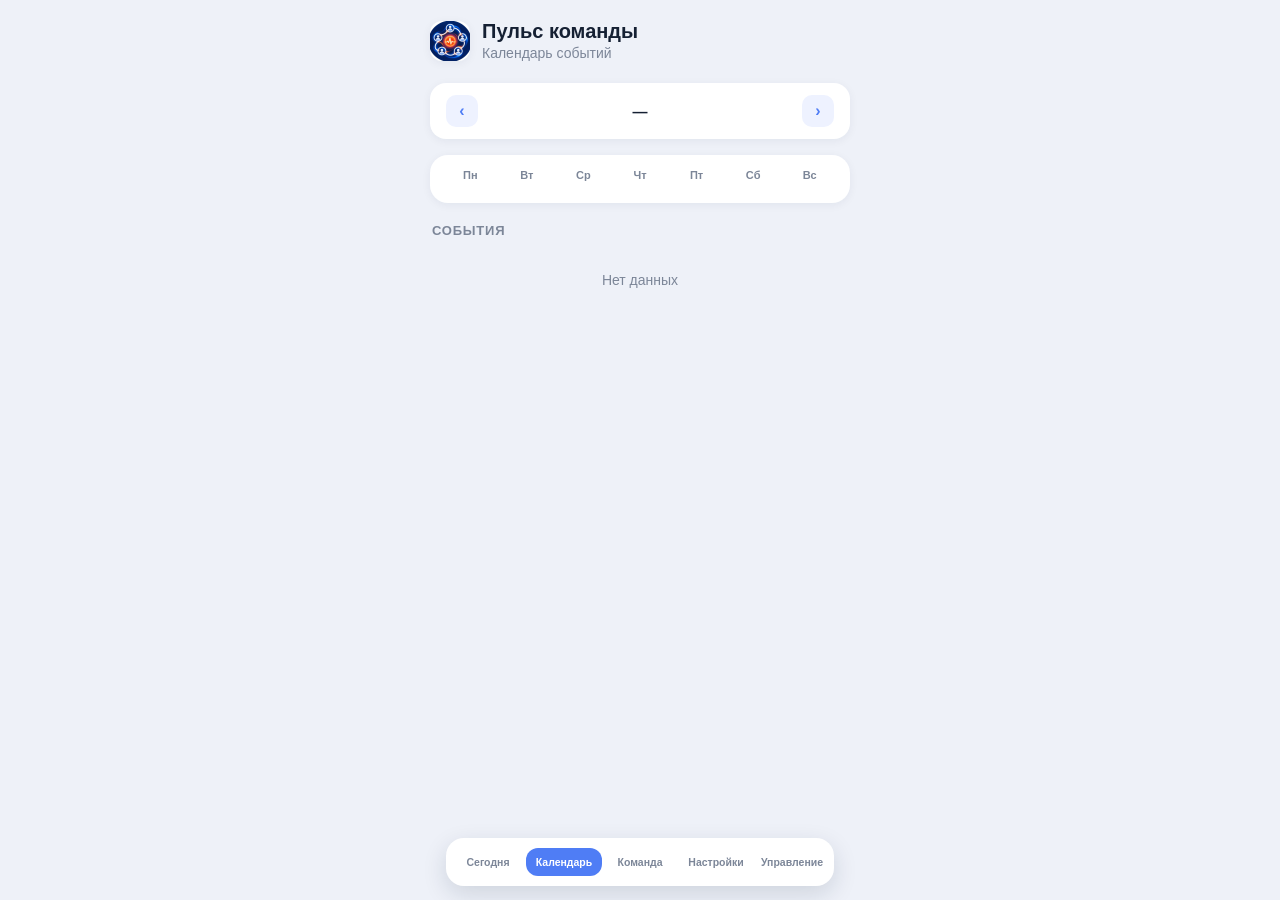
<file: v2/calendar.html>
<!doctype html>
<html lang="ru">
<head>
<meta charset="utf-8"/>
<meta name="viewport" content="width=device-width, initial-scale=1"/>
<title>Пульс команды — Календарь</title>
<script src="https://telegram.org/js/telegram-web-app.js"></script>
<style>
  :root{
    --blue:#4f7df5;
    --blue-soft:#eef2ff;
    --background:#eef1f8;
    --card:#ffffff;
    --foreground:#152033;
    --muted-foreground:#7c8698;
    --navy:#10243e;
    --mint:#3f9d81;
    --mint-soft:#e6f6f0;
    --coral:#e35f3f;
    --coral-soft:#fde9e2;
    --violet:#7c5fc4;
    --violet-soft:#efe9fb;
    --amber:#b9791b;
    --amber-soft:#fcefd7;
    --shadow: 0 2px 10px rgba(16,36,62,.06);
  }
  *{box-sizing:border-box;}
  body{
    margin:0;
    font-family:-apple-system,BlinkMacSystemFont,"Segoe UI",Roboto,sans-serif;
    background:var(--background);
    color:var(--foreground);
    padding:20px 16px 90px;
    -webkit-font-smoothing:antialiased;
  }
  .wrap{max-width:420px;margin:0 auto;}
  header{display:flex;align-items:center;gap:12px;margin-bottom:22px;}
  .logo{
    width:40px;height:40px;border-radius:12px;overflow:hidden;flex:0 0 auto;
    box-shadow:var(--shadow);
  }
  .logo img{width:100%;height:100%;object-fit:cover;display:block;}
  header h1{font-size:20px;margin:0;font-weight:700;}
  header small{color:var(--muted-foreground);display:block;font-size:14px;margin-top:2px;}

  .month-switch{
    display:flex;align-items:center;justify-content:space-between;
    background:var(--card);border-radius:16px;padding:12px 16px;margin-bottom:16px;
    box-shadow:var(--shadow);
  }
  .month-switch button{
    border:none;background:var(--blue-soft);color:var(--blue);width:32px;height:32px;
    border-radius:10px;font-size:16px;font-weight:700;cursor:pointer;
  }
  .month-switch .label{font-weight:700;font-size:15px;text-transform:capitalize;}

  .grid-card{
    background:var(--card);border-radius:18px;padding:14px;margin-bottom:20px;
    box-shadow:var(--shadow);
  }
  .weekdays, .days{
    display:grid;grid-template-columns:repeat(7,1fr);gap:4px;text-align:center;
  }
  .weekdays div{font-size:11px;font-weight:700;color:var(--muted-foreground);padding-bottom:8px;}
  .days .cell{
    position:relative;height:40px;display:flex;align-items:center;justify-content:center;
    font-size:14px;border-radius:10px;cursor:pointer;
  }
  .days .cell.muted{color:#c4cbd8;}
  .days .cell.today{background:linear-gradient(135deg,#5b86ff,#2f49c9);color:#fff;font-weight:700;}
  .days .cell.selected:not(.today){background:var(--blue-soft);color:var(--blue);font-weight:700;}
  .days .cell .dot{
    position:absolute;bottom:5px;left:50%;transform:translateX(-50%);
    width:5px;height:5px;border-radius:50%;background:var(--blue);
  }
  .days .cell.today .dot{background:#fff;}

  .section-title{
    font-size:13px;font-weight:700;color:var(--muted-foreground);
    margin:0 2px 14px;text-transform:uppercase;letter-spacing:.06em;
  }

  .card-wrap{
    background:var(--card);border-radius:18px;margin-bottom:14px;box-shadow:var(--shadow);overflow:hidden;
  }
  .card{
    padding:16px;display:flex;gap:14px;align-items:center;cursor:pointer;
  }
  .details{display:none;padding:0 16px 16px;border-top:1px solid #f0f2f7;}
  .details.open{display:block;padding-top:14px;}
  .details img{width:100%;border-radius:12px;margin-bottom:12px;}
  .details .row{font-size:14px;margin-bottom:8px;color:var(--foreground);white-space:pre-line;line-height:1.5;}
  .details .row.desc{font-size:16px;line-height:1.6;margin-bottom:12px;}
  .details .row b{color:var(--muted-foreground);font-weight:600;}
  .details a{color:var(--blue);word-break:break-all;}
  .badge{
    width:50px;height:50px;border-radius:14px;flex:0 0 auto;
    display:flex;align-items:center;justify-content:center;font-size:22px;
  }
  .b-club{background:var(--blue-soft);color:var(--blue);}
  .b-study{background:var(--mint-soft);color:var(--mint);}
  .b-live{background:var(--coral-soft);color:var(--coral);}
  .b-default{background:var(--violet-soft);color:var(--violet);}
  .b-event{background:var(--amber-soft);color:var(--amber);}

  .card .info{flex:1;min-width:0;}
  .card .title{
    font-weight:800;font-size:15px;line-height:1.3;
    text-transform:uppercase;letter-spacing:.02em;
    overflow-wrap:anywhere;
  }
  .card .meta{font-size:13px;color:var(--muted-foreground);margin-top:4px;}
  .card .cat-pill{
    display:inline-block;font-size:12px;font-weight:700;padding:3px 10px;
    border-radius:20px;margin-top:7px;
  }
  .cat-club{background:var(--blue-soft);color:var(--blue);}
  .cat-study{background:var(--mint-soft);color:var(--mint);}
  .cat-live{background:var(--coral-soft);color:var(--coral);}
  .cat-default{background:var(--violet-soft);color:var(--violet);}
  .cat-event{background:var(--amber-soft);color:var(--amber);}

  .empty{color:var(--muted-foreground);font-size:14px;padding:20px 4px;text-align:center;}

  nav{
    position:fixed;bottom:14px;left:16px;right:16px;
    background:#fff;border-radius:18px;
    display:flex;justify-content:space-around;padding:10px 4px;
    max-width:388px;margin:0 auto;
    box-shadow:0 8px 24px rgba(16,36,62,.14);
  }
  nav a{
    font-size:10.5px;font-weight:600;color:var(--muted-foreground);text-align:center;
    padding:8px 3px;border-radius:12px;flex:1;text-decoration:none;
  }
  nav a.active{color:#fff;background:var(--blue);}
</style>
</head>
<body>
<div class="wrap">
  <header>
    <div class="logo"><img src="logo.jpg" alt="Пульс команды"></div>
    <div>
      <h1>Пульс команды</h1>
      <small>Календарь событий</small>
    </div>
  </header>

  <div class="month-switch">
    <button id="prev">‹</button>
    <div class="label" id="month-label">—</div>
    <button id="next">›</button>
  </div>

  <div class="grid-card">
    <div class="weekdays">
      <div>Пн</div><div>Вт</div><div>Ср</div><div>Чт</div><div>Пт</div><div>Сб</div><div>Вс</div>
    </div>
    <div class="days" id="days"></div>
  </div>

  <div class="section-title" id="list-title">События</div>
  <div id="list"></div>
</div>

<nav>
  <a href="today.html">Сегодня</a>
  <a href="calendar.html" class="active">Календарь</a>
  <a href="team.html">Команда</a>
  <a href="settings.html">Настройки</a>
  <a href="manage.html">Управление</a>
</nav>

<script>
const CATEGORY_ICON = {
  'клуб 100': {cls:'b-club', cat:'cat-club', icon:'💯'},
  'обучение': {cls:'b-study', cat:'cat-study', icon:'🎓'},
  'эфир/марафон': {cls:'b-live', cat:'cat-live', icon:'🔴'},
  'планёрка': {cls:'b-default', cat:'cat-default', icon:'🗓'},
  'акция': {cls:'b-default', cat:'cat-default', icon:'🎉'},
  'дедлайн': {cls:'b-default', cat:'cat-default', icon:'⏰'},
  'мероприятие': {cls:'b-event', cat:'cat-event', icon:'🌍'},
  'клиентское мероприятие': {cls:'b-event', cat:'cat-event', icon:'🤝'},
};
const MONTHS = ['января','февраля','марта','апреля','мая','июня','июля','августа','сентября','октября','ноября','декабря'];
const MONTH_NAMES = ['январь','февраль','март','апрель','май','июнь','июль','август','сентябрь','октябрь','ноябрь','декабрь'];

function fmtDate(dtStr){
  const [datePart, timePart] = dtStr.split(' ');
  const [y,m,d] = datePart.split('-');
  return `${parseInt(d)} ${MONTHS[parseInt(m)-1]} · ${timePart}`;
}

function metaLine(ev){
  const [datePart] = ev.event_dt.split(' ');
  const [y,m,d] = datePart.split('-');
  const end = ev.event_end ? ev.event_end.slice(0,10) : '';
  if(end && end !== datePart){
    const [ey,em,ed] = end.split('-');
    const tail = ev.category === 'мероприятие' ? ' · весь день' : '';
    return `${parseInt(d)} ${MONTHS[parseInt(m)-1]} – ${parseInt(ed)} ${MONTHS[parseInt(em)-1]}${tail}`;
  }
  if(ev.category === 'мероприятие'){
    return `${parseInt(d)} ${MONTHS[parseInt(m)-1]} · весь день`;
  }
  return fmtDate(ev.event_dt);
}

function escapeHtml(s){
  return s.replace(/&/g,'&amp;').replace(/</g,'&lt;').replace(/>/g,'&gt;');
}
function formatText(s){
  return escapeHtml(s).replace(/\*\*(.+?)\*\*/g, '<b>$1</b>');
}

let events = [];
let view = new Date();
view.setDate(1);
let selectedKey = null;

function dateKey(y,m,d){
  return `${y}-${String(m+1).padStart(2,'0')}-${String(d).padStart(2,'0')}`;
}

function render(){
  const y = view.getFullYear(), m = view.getMonth();
  document.getElementById('month-label').textContent = `${MONTH_NAMES[m]} ${y}`;

  const eventsByDay = {};
  events.forEach(ev => {
    const start = ev.event_dt.split(' ')[0];
    const end = ev.event_end ? ev.event_end.slice(0,10) : start;
    const cur = new Date(start + 'T00:00:00');
    const last = new Date((end >= start ? end : start) + 'T00:00:00');
    let guard = 0;
    while(cur <= last && guard < 120){
      const key = cur.toISOString().slice(0,10);
      (eventsByDay[key] = eventsByDay[key] || []).push(ev);
      cur.setDate(cur.getDate() + 1);
      guard++;
    }
  });

  const first = new Date(y, m, 1);
  const startOffset = (first.getDay() + 6) % 7; // Monday = 0
  const daysInMonth = new Date(y, m+1, 0).getDate();
  const todayKey = new Date().toISOString().slice(0,10);

  const daysEl = document.getElementById('days');
  daysEl.innerHTML = '';
  for(let i=0;i<startOffset;i++){
    daysEl.innerHTML += '<div class="cell muted"></div>';
  }
  for(let d=1; d<=daysInMonth; d++){
    const key = dateKey(y,m,d);
    const has = !!eventsByDay[key];
    const isToday = key === todayKey;
    const isSelected = key === selectedKey;
    const cls = ['cell'];
    if(isToday) cls.push('today');
    if(isSelected) cls.push('selected');
    daysEl.innerHTML += `<div class="${cls.join(' ')}" data-key="${key}">${d}${has?'<span class="dot"></span>':''}</div>`;
  }

  document.querySelectorAll('.days .cell[data-key]').forEach(cell => {
    cell.addEventListener('click', () => {
      selectedKey = cell.dataset.key === selectedKey ? null : cell.dataset.key;
      render();
    });
  });

  const list = document.getElementById('list');
  const title = document.getElementById('list-title');
  let shown;
  if(selectedKey){
    shown = eventsByDay[selectedKey] || [];
    title.textContent = 'События в этот день';
  } else {
    const ym = `${y}-${String(m+1).padStart(2,'0')}`;
    shown = events.filter(ev =>
      ev.event_dt.slice(0,7) === ym ||
      (ev.event_end && ev.event_end.slice(0,7) === ym) ||
      (ev.event_end && ev.event_dt.slice(0,7) < ym && ev.event_end.slice(0,7) > ym)
    );
    title.textContent = 'Все события месяца';
  }

  list.innerHTML = '';
  if(!shown.length){
    list.innerHTML = '<div class="empty">Событий не найдено</div>';
    return;
  }
  shown.forEach(ev => {
    const meta = CATEGORY_ICON[ev.category] || CATEGORY_ICON['планёрка'];
    const wrap = document.createElement('div');
    wrap.className = 'card-wrap';
    const badgeHtml = ev.image_url
      ? `<div class="badge ${meta.cls}" style="position:relative;overflow:hidden;padding:0;">
           <span>${meta.icon}</span>
           <img src="${ev.image_url}" style="position:absolute;inset:0;width:100%;height:100%;object-fit:cover;" onerror="this.remove()">
         </div>`
      : `<div class="badge ${meta.cls}">${meta.icon}</div>`;
    const detailRows = [];
    if(ev.description) detailRows.push(`<div class="row desc"><b>Описание:</b><br>${formatText(ev.description)}</div>`);
    if(ev.link) detailRows.push(`<div class="row"><b>Ссылка:</b> <a href="${ev.link}" target="_blank">${ev.link}</a></div>`);
    if(ev.responsible) detailRows.push(`<div class="row"><b>Ответственный:</b> ${ev.responsible}</div>`);
    detailRows.push(`<div class="row"><b>Группа:</b> ${ev.group_name === 'all' ? 'все' : ev.group_name}</div>`);
    wrap.innerHTML = `
      <div class="card">
        ${badgeHtml}
        <div class="info">
          <div class="title">${ev.title}</div>
          <div class="meta">${metaLine(ev)}</div>
          <span class="cat-pill ${meta.cat}">${ev.category || ''}</span>
        </div>
      </div>
      <div class="details">
        ${ev.image_url ? `<img src="${ev.image_url}" onerror="this.remove()">` : ''}
        ${detailRows.join('')}
      </div>
    `;
    wrap.querySelector('.card').addEventListener('click', () => {
      wrap.querySelector('.details').classList.toggle('open');
    });
    list.appendChild(wrap);
  });
}

document.getElementById('prev').addEventListener('click', () => {
  view.setMonth(view.getMonth()-1);
  selectedKey = null;
  render();
});
document.getElementById('next').addEventListener('click', () => {
  view.setMonth(view.getMonth()+1);
  selectedKey = null;
  render();
});

const tg = window.Telegram && window.Telegram.WebApp;
const initData = (tg && tg.initData) || localStorage.getItem('tg_init_data') || '';
const qsParam = initData ? '?initData=' + encodeURIComponent(initData) : '';
const API = 'https://pulskomandy.duckdns.org';

// Показываем только актуальное — текущие и будущие события.
// Прошедшие в календарь не тянем, а старые записи чистит cleanup.py по крону.
fetch(`${API}/api/events${qsParam}`, {cache:'no-store'})
  .then(r => r.json())
  .then(list => {
    events = (list || []).sort((a, b) =>
      a.event_dt < b.event_dt ? -1 : a.event_dt > b.event_dt ? 1 : 0
    );
    render();
  })
  .catch(() => { document.getElementById('list').innerHTML = '<div class="empty">Нет данных</div>'; });
</script>
</body>
</html>
</file>
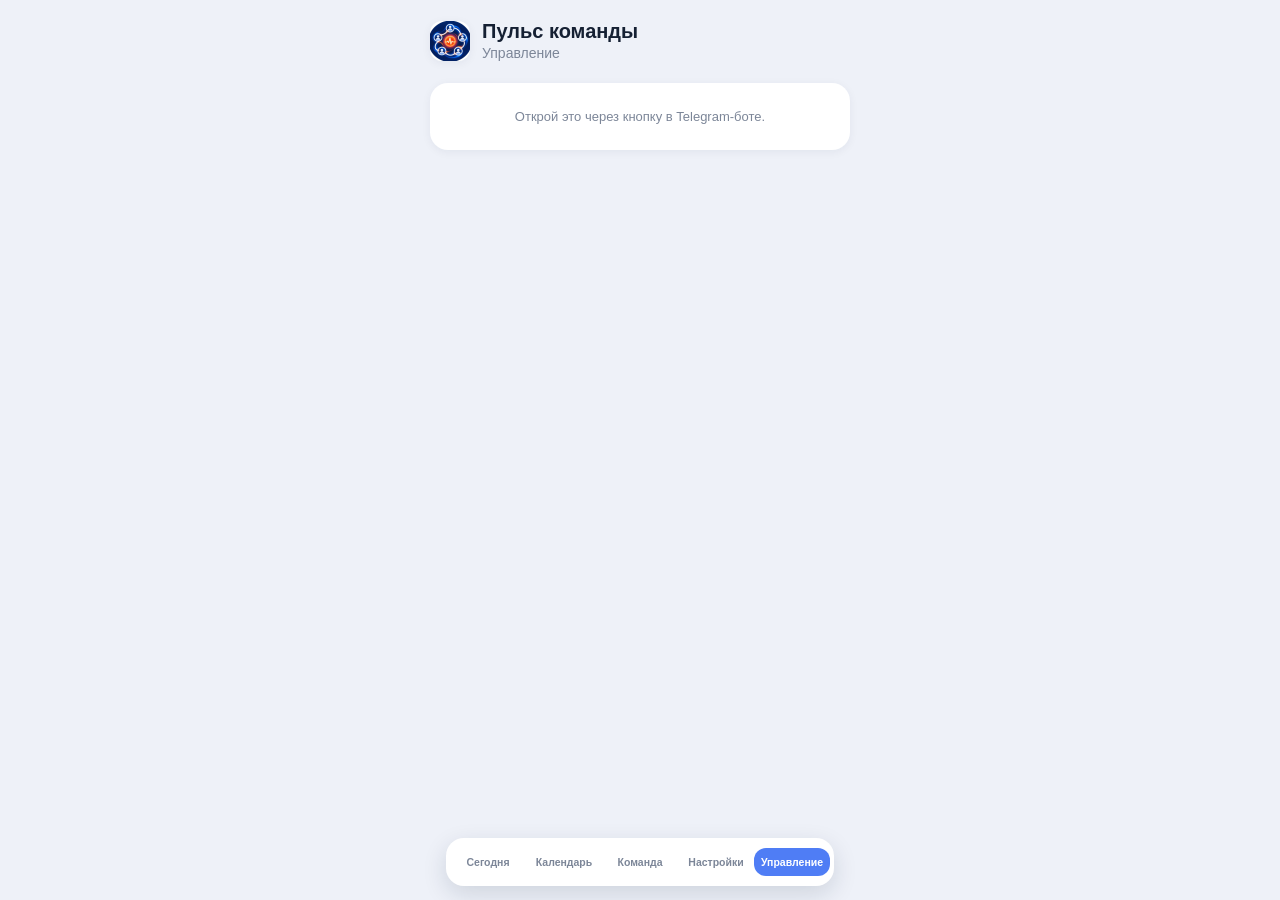
<file: v2/manage.html>
<!doctype html>
<html lang="ru">
<head>
<meta charset="utf-8"/>
<meta name="viewport" content="width=device-width, initial-scale=1"/>
<title>Пульс команды — Управление</title>
<script src="https://telegram.org/js/telegram-web-app.js"></script>
<style>
  :root{
    --blue:#4f7df5;
    --blue-soft:#eef2ff;
    --background:#eef1f8;
    --card:#ffffff;
    --foreground:#152033;
    --muted-foreground:#7c8698;
    --navy:#10243e;
    --mint:#3f9d81;
    --mint-soft:#e6f6f0;
    --coral:#e35f3f;
    --coral-soft:#fde9e2;
    --violet:#7c5fc4;
    --violet-soft:#efe9fb;
    --shadow: 0 2px 10px rgba(16,36,62,.06);
  }
  *{box-sizing:border-box;}
  body{
    margin:0;
    font-family:-apple-system,BlinkMacSystemFont,"Segoe UI",Roboto,sans-serif;
    background:var(--background);
    color:var(--foreground);
    padding:20px 16px 90px;
    -webkit-font-smoothing:antialiased;
    overflow-x:hidden;
  }
  .wrap{max-width:420px;margin:0 auto;}
  header{display:flex;align-items:center;gap:12px;margin-bottom:22px;}
  .logo{
    width:40px;height:40px;border-radius:12px;overflow:hidden;flex:0 0 auto;
    box-shadow:var(--shadow);
  }
  .logo img{width:100%;height:100%;object-fit:cover;display:block;}
  header h1{font-size:20px;margin:0;font-weight:700;}
  header small{color:var(--muted-foreground);display:block;font-size:14px;margin-top:2px;}

  .section-title{
    font-size:13px;font-weight:700;color:var(--muted-foreground);
    margin:0 2px 12px;text-transform:uppercase;letter-spacing:.06em;
  }
  .card{
    background:var(--card);border-radius:18px;padding:16px;margin-bottom:20px;box-shadow:var(--shadow);
  }
  label{display:block;font-size:13px;font-weight:600;margin:12px 0 6px;}
  label:first-child{margin-top:0;}
  input, select, textarea{
    width:100%;padding:12px;border:1px solid #e4e8ed;border-radius:12px;font-size:15px;
    background:#f9fafc;color:var(--foreground);
  }
  textarea{resize:vertical;min-height:60px;}
  .btn{
    display:block;width:100%;border:none;border-radius:12px;padding:14px;
    font-weight:700;font-size:15px;cursor:pointer;margin-top:14px;
  }
  .btn-primary{background:var(--blue);color:#fff;}
  .btn-danger{background:var(--coral-soft);color:var(--coral);}
  .msg{font-size:13px;margin-top:10px;padding:10px;border-radius:10px;}
  .msg-ok{background:var(--mint-soft);color:var(--mint);}
  .msg-err{background:var(--coral-soft);color:var(--coral);}

  .pending-item, .event-item{
    background:#f9fafc;border:1px solid #eef1f6;border-radius:14px;padding:14px;margin-bottom:12px;
  }
  .pending-item .name{font-weight:800;font-size:15px;line-height:1.3;}
  .event-item .title{font-weight:800;font-size:15px;line-height:1.3;text-transform:uppercase;letter-spacing:.02em;}
  .member-head{display:flex;align-items:center;gap:10px;}
  .member-head img{width:36px;height:36px;border-radius:50%;object-fit:cover;flex:0 0 auto;}
  .pending-item .meta, .event-item .meta{
    font-size:12.5px;color:var(--muted-foreground);margin:5px 0 12px;line-height:1.4;
  }
  .pending-item label{
    display:block;font-size:11px;font-weight:700;color:var(--muted-foreground);
    text-transform:uppercase;letter-spacing:.05em;margin:12px 0 6px;
  }
  .group-buttons{display:grid;grid-template-columns:1fr 1fr;gap:8px;}
  .group-buttons.role-set{grid-template-columns:1fr 1fr 1fr;}
  .group-buttons button{
    border:none;background:var(--blue-soft);color:var(--blue);border-radius:10px;
    padding:10px 6px;font-size:12.5px;font-weight:700;cursor:pointer;
  }
  .group-buttons button:disabled{
    background:var(--blue);color:#fff;opacity:1;cursor:default;
  }
  .btn-remove-user{
    width:100%;border:none;border-radius:10px;padding:11px;margin-top:12px;
    background:var(--coral-soft);color:var(--coral);font-size:13px;font-weight:800;cursor:pointer;
  }
  .event-item .row-actions{
    display:grid;grid-template-columns:1fr 1fr;gap:8px;margin-top:10px;
  }
  .event-item .row-actions button{
    border:none;border-radius:10px;padding:10px 6px;font-size:12.5px;font-weight:700;cursor:pointer;
    background:var(--blue-soft);color:var(--blue);
  }
  .event-item .row-actions .btn-del{
    background:var(--coral-soft);color:var(--coral);
  }
  .event-item .edit-form{
    margin-top:12px;padding-top:12px;border-top:1px solid #eef1f6;
  }
  .event-item .edit-form.hidden{display:none;}
  .event-item .edit-form label{
    display:block;font-size:11px;font-weight:700;color:var(--muted-foreground);
    text-transform:uppercase;letter-spacing:.05em;margin:12px 0 6px;
  }
  .event-item .edit-form .form-actions{
    display:grid;grid-template-columns:1fr 1fr;gap:8px;margin-top:14px;
  }
  .event-item .edit-form .form-actions .btn{margin-top:0;}
  .btn-cancel{background:#eef1f6;color:#48505e;}
  .empty{color:var(--muted-foreground);font-size:13px;text-align:center;padding:10px;}
  .hidden{display:none;}
  #btn-toggle-create{margin:0 0 20px;}

  nav{
    position:fixed;bottom:14px;left:16px;right:16px;background:#fff;border-radius:18px;
    display:flex;justify-content:space-around;padding:10px 4px;max-width:388px;margin:0 auto;
    box-shadow:0 8px 24px rgba(16,36,62,.14);
  }
  nav a{
    font-size:10.5px;font-weight:600;color:var(--muted-foreground);text-align:center;
    padding:8px 3px;border-radius:12px;flex:1;text-decoration:none;
  }
  nav a.active{color:#fff;background:var(--blue);}
</style>
</head>
<body>
<div class="wrap">
  <header>
    <div class="logo"><img src="logo.jpg" alt="Пульс команды"></div>
    <div>
      <h1>Пульс команды</h1>
      <small>Управление</small>
    </div>
  </header>

  <div id="noaccess" class="card" style="display:none;">
    <div class="empty">Этот раздел только для владельца и админов.</div>
  </div>

  <div id="content" style="display:none;">
    <button class="btn btn-primary" id="btn-toggle-create">+ Добавить событие</button>
    <div id="create-section" class="hidden">
    <div class="section-title">Новое событие</div>
    <div class="card">
      <label>Название</label>
      <input id="f-title" placeholder="Клуб 100"/>
      <label>Категория</label>
      <select id="f-category">
        <option value="клуб 100">Клуб 100</option>
        <option value="обучение">Обучение</option>
        <option value="эфир/марафон">Эфир/марафон</option>
        <option value="планёрка">Планёрка</option>
        <option value="акция">Акция</option>
        <option value="мероприятие">Мероприятие</option>
        <option value="клиентское мероприятие">Клиентское мероприятие</option>
        <option value="дедлайн">Дедлайн</option>
      </select>
      <label>Дата и время</label>
      <input id="f-datetime" type="datetime-local"/>
      <label>Дата окончания — только для многодневных (необязательно)</label>
      <input id="f-dateend" type="date"/>
      <label>Группа</label>
      <select id="f-group">
        <option value="all">Все</option>
        <option value="Новички">Новички</option>
        <option value="Партнёры">Партнёры</option>
        <option value="Мастера">Мастера</option>
        <option value="Ключевые">Ключевые</option>
        <option value="Гость">Гость (потребители)</option>
      </select>
      <label>Описание (необязательно)</label>
      <textarea id="f-description" placeholder="Каждая строка — с новой строки. **текст** — жирным."></textarea>
      <label>Ссылка (необязательно)</label>
      <input id="f-link" placeholder="https://..."/>
      <label>Ответственный (необязательно)</label>
      <input id="f-responsible" placeholder="Сергей"/>
      <label>Фотография (необязательно)</label>
      <input id="f-image" type="file" accept="image/*"/>
      <img id="f-image-preview" style="display:none;width:100%;border-radius:12px;margin-top:8px;"/>
      <button class="btn btn-primary" id="btn-create">Добавить событие</button>
      <div id="create-msg"></div>
    </div>
    </div>

    <div class="section-title">Ближайшие события</div>
    <div class="card" id="events-card">
      <div class="empty">Загрузка…</div>
    </div>

    <div class="section-title">Добавить участника вручную</div>
    <div class="card">
      <label>Telegram ID</label>
      <input id="au-id" placeholder="417214059" inputmode="numeric"/>
      <label>Имя</label>
      <input id="au-name" placeholder="Имя Фамилия"/>
      <label>Группа</label>
      <select id="au-group">
        <option value="">Без группы (одобрить позже)</option>
        <option value="Новички">Новички</option>
        <option value="Партнёры">Партнёры</option>
        <option value="Мастера">Мастера</option>
        <option value="Ключевые">Ключевые</option>
        <option value="Гость">Гость (потребитель)</option>
      </select>
      <button class="btn btn-primary" id="btn-add-user">Добавить</button>
      <div id="add-user-msg"></div>
    </div>

    <div class="section-title">Новые без группы — одобрить</div>
    <div class="card" id="pending-card">
      <div class="empty">Загрузка…</div>
    </div>

    <div class="section-title">Все участники</div>
    <div class="card" id="members-card">
      <div class="empty">Загрузка…</div>
    </div>
  </div>
</div>

<nav>
  <a href="today.html">Сегодня</a>
  <a href="calendar.html">Календарь</a>
  <a href="team.html">Команда</a>
  <a href="settings.html">Настройки</a>
  <a href="manage.html" class="active">Управление</a>
</nav>

<script>
const API = 'https://pulskomandy.duckdns.org';
const tg = window.Telegram && window.Telegram.WebApp;
if(tg) tg.ready();
const initData = (tg && tg.initData) || localStorage.getItem('tg_init_data') || '';
const GROUPS = ['Новички', 'Партнёры', 'Мастера', 'Ключевые'];

function showMsg(el, text, ok){
  el.innerHTML = `<div class="msg ${ok ? 'msg-ok' : 'msg-err'}">${text}</div>`;
}

function toApiDate(local){
  // "2026-09-01T19:00" -> "2026-09-01 19:00"
  return local.replace('T', ' ');
}

function fmtDT(s){
  // "2026-09-01 11:00" -> "01.09 · 11:00"
  const [d, t] = (s || '').split(' ');
  const p = (d || '').split('-');
  return p.length === 3 ? `${p[2]}.${p[1]}${t ? ' · ' + t : ''}` : (s || '');
}
function fmtD(s){
  const p = (s || '').split('-');
  return p.length === 3 ? `${p[2]}.${p[1]}` : (s || '');
}

function readFileAsDataUrl(file){
  return new Promise((resolve, reject) => {
    const reader = new FileReader();
    reader.onload = () => resolve(reader.result);
    reader.onerror = reject;
    reader.readAsDataURL(file);
  });
}

document.getElementById('f-image').addEventListener('change', async (e) => {
  const file = e.target.files[0];
  const preview = document.getElementById('f-image-preview');
  if(!file){ preview.style.display = 'none'; return; }
  const dataUrl = await readFileAsDataUrl(file);
  preview.src = dataUrl;
  preview.style.display = 'block';
});

document.getElementById('btn-add-user').addEventListener('click', async () => {
  const msgEl = document.getElementById('add-user-msg');
  const idVal = document.getElementById('au-id').value.trim();
  const name = document.getElementById('au-name').value.trim();
  const group_name = document.getElementById('au-group').value || null;
  if(!idVal || !name){
    showMsg(msgEl, 'Заполни Telegram ID и имя', false);
    return;
  }
  const res = await fetch(`${API}/api/admin/users/create`, {
    method:'POST', headers:{'Content-Type':'application/json'},
    body: JSON.stringify({initData, telegram_id: Number(idVal), name, group_name})
  });
  const data = await res.json();
  if(res.ok){
    showMsg(msgEl, 'Участник добавлен!', true);
    document.getElementById('au-id').value = '';
    document.getElementById('au-name').value = '';
    document.getElementById('au-group').value = '';
    loadPending();
    loadMembers();
  } else {
    showMsg(msgEl, data.error || 'Ошибка', false);
  }
});

async function loadPending(){
  const card = document.getElementById('pending-card');
  try{
    const res = await fetch(`${API}/api/admin/pending?initData=${encodeURIComponent(initData)}`, {cache:'no-store'});
    const rows = await res.json();
    if(!res.ok){ card.innerHTML = '<div class="empty">Нет доступа</div>'; return; }
    if(!rows.length){ card.innerHTML = '<div class="empty">Все уже в группах</div>'; return; }
    card.innerHTML = rows.map(u => `
      <div class="pending-item">
        <div class="name">${u.name || 'Без имени'}</div>
        <div class="meta">telegram_id ${u.telegram_id} · с ${u.created_at}</div>
        <div class="group-buttons" data-id="${u.telegram_id}">
          ${GROUPS.map(g => `<button data-group="${g}">${g}</button>`).join('')}
        </div>
        <button class="btn-remove-user" data-remove-id="${u.telegram_id}" style="margin-top:8px">Удалить из бота</button>
      </div>
    `).join('');
    card.querySelectorAll('.group-buttons button').forEach(btn => {
      btn.addEventListener('click', async () => {
        const id = Number(btn.parentElement.dataset.id);
        const group = btn.dataset.group;
        btn.disabled = true;
        const res = await fetch(`${API}/api/admin/setgroup`, {
          method:'POST', headers:{'Content-Type':'application/json'},
          body: JSON.stringify({initData, telegram_id: id, group})
        });
        if(res.ok){ loadPending(); } else { btn.disabled = false; alert('Не получилось, попробуй ещё раз'); }
      });
    });
    card.querySelectorAll('.btn-remove-user').forEach(btn => {
      btn.addEventListener('click', async () => {
        if(!confirm('Удалить этого участника из бота?')) return;
        const id = Number(btn.dataset.removeId);
        btn.disabled = true;
        const res = await fetch(`${API}/api/admin/users/delete`, {
          method:'POST', headers:{'Content-Type':'application/json'},
          body: JSON.stringify({initData, telegram_id: id})
        });
        if(res.ok){ loadPending(); } else { btn.disabled = false; alert('Не получилось, попробуй ещё раз'); }
      });
    });
  }catch(e){
    card.innerHTML = '<div class="empty">Ошибка загрузки</div>';
  }
}

const ROLES = [
  {value:'participant', label:'Участник'},
  {value:'coordinator', label:'Координатор'},
  {value:'admin', label:'Админ'},
];

async function loadMembers(){
  const card = document.getElementById('members-card');
  try{
    const res = await fetch(`${API}/api/admin/members?initData=${encodeURIComponent(initData)}`, {cache:'no-store'});
    const rows = await res.json();
    if(!res.ok){ card.innerHTML = '<div class="empty">Нет доступа</div>'; return; }
    if(!rows.length){ card.innerHTML = '<div class="empty">Участников нет</div>'; return; }
    const roleLabel = {owner:'Владелец', admin:'Админ', coordinator:'Координатор', participant:'Участник'};
    card.innerHTML = rows.map(u => `
      <div class="pending-item" data-id="${u.telegram_id}">
        <div class="member-head">
          <img src="${API}/api/avatar/${u.telegram_id}" onerror="this.remove()">
          <div class="name">${u.name || 'Без имени'} <span style="color:var(--muted-foreground);font-weight:400;">— ${roleLabel[u.role] || u.role}</span></div>
        </div>
        <div class="meta">telegram_id ${u.telegram_id} · группа: ${u.group_name || '—'}${u.mentor_name ? ' · пригласил(а): ' + u.mentor_name : ''}</div>
        <label>Группа / ранг</label>
        <div class="group-buttons group-set">
          ${[...GROUPS, 'Гость'].map(g => `<button data-group="${g}" ${g === u.group_name ? 'disabled' : ''}>${g}</button>`).join('')}
        </div>
        ${u.role === 'owner' ? '' : `
        <label>Роль</label>
        <div class="group-buttons role-set">
          ${ROLES.map(r => `<button data-role="${r.value}" ${r.value === u.role ? 'disabled' : ''}>${r.label}</button>`).join('')}
        </div>
        <button class="btn-remove-user">Удалить из бота</button>`}
      </div>
    `).join('');
    card.querySelectorAll('.pending-item').forEach(item => {
      const id = Number(item.dataset.id);
      item.querySelectorAll('.group-set button').forEach(btn => {
        btn.addEventListener('click', async () => {
          btn.disabled = true;
          const res = await fetch(`${API}/api/admin/setgroup`, {
            method:'POST', headers:{'Content-Type':'application/json'},
            body: JSON.stringify({initData, telegram_id: id, group: btn.dataset.group})
          });
          if(res.ok){ loadMembers(); } else { btn.disabled = false; alert('Не получилось, попробуй ещё раз'); }
        });
      });
      item.querySelectorAll('.role-set button').forEach(btn => {
        btn.addEventListener('click', async () => {
          btn.disabled = true;
          const res = await fetch(`${API}/api/admin/setrole`, {
            method:'POST', headers:{'Content-Type':'application/json'},
            body: JSON.stringify({initData, telegram_id: id, role: btn.dataset.role})
          });
          if(res.ok){ loadMembers(); } else { btn.disabled = false; alert('Не получилось, попробуй ещё раз'); }
        });
      });
      const removeBtn = item.querySelector('.btn-remove-user');
      if(removeBtn){
        removeBtn.addEventListener('click', async () => {
          if(!confirm('Удалить этого участника из бота? Это нельзя отменить.')) return;
          removeBtn.disabled = true;
          const res = await fetch(`${API}/api/admin/users/delete`, {
            method:'POST', headers:{'Content-Type':'application/json'},
            body: JSON.stringify({initData, telegram_id: id})
          });
          if(res.ok){ loadMembers(); } else { removeBtn.disabled = false; alert('Не получилось, попробуй ещё раз'); }
        });
      }
    });
  }catch(e){
    card.innerHTML = '<div class="empty">Ошибка загрузки</div>';
  }
}

async function loadEvents(){
  const card = document.getElementById('events-card');
  try{
    const res = await fetch(`${API}/api/admin/events?initData=${encodeURIComponent(initData)}`, {cache:'no-store'});
    const rows = await res.json();
    if(!res.ok){ card.innerHTML = '<div class="empty">Нет доступа</div>'; return; }
    if(!rows.length){ card.innerHTML = '<div class="empty">Событий нет</div>'; return; }
    const CATS = ['клуб 100','обучение','эфир/марафон','планёрка','акция','мероприятие','клиентское мероприятие','дедлайн'];
    const esc = s => (s == null ? '' : String(s)).replace(/&/g,'&amp;').replace(/</g,'&lt;').replace(/>/g,'&gt;').replace(/"/g,'&quot;');
    const cap = s => s ? s.charAt(0).toUpperCase() + s.slice(1) : s;
    const catOpts = cur => {
      const list = CATS.includes(cur) || !cur ? CATS : [cur, ...CATS];
      return list.map(v => `<option value="${esc(v)}"${v === cur ? ' selected' : ''}>${esc(cap(v))}</option>`).join('');
    };
    const groupOpts = cur => `<option value="all"${cur === 'all' ? ' selected' : ''}>Все</option>` +
      [...GROUPS, 'Гость'].map(g => `<option value="${g}"${g === cur ? ' selected' : ''}>${g}</option>`).join('');
    const metaHtml = e => `${fmtDT(e.event_dt)}${e.event_end ? ' … ' + fmtD(e.event_end) : ''}<br>${esc(e.category || '—')} · ${e.group_name === 'all' ? 'все' : esc(e.group_name)}`;

    card.innerHTML = rows.map(ev => {
      const dtLocal = (ev.event_dt || '').replace(' ', 'T').slice(0, 16);
      const endVal = ev.event_end ? ev.event_end.slice(0, 10) : '';
      const grp = ev.group_name || 'all';
      return `
      <div class="event-item" data-id="${ev.id}">
        <div class="ev-photo">${ev.image_url ? `<img src="${esc(ev.image_url)}" style="width:100%;border-radius:10px;margin-bottom:8px;" onerror="this.remove()">` : ''}</div>
        <div class="title">${esc(ev.title)}</div>
        <div class="meta">${metaHtml(ev)}</div>
        <div class="row-actions">
          <button class="btn-edit-toggle">Редактировать</button>
          <button class="btn-del">Удалить</button>
          ${grp === 'Гость' ? '<button class="btn-guests" style="grid-column:1 / -1;background:#e6f6f0;color:#3f9d81;">Гости и ссылка-приглашение</button>' : ''}
        </div>
        ${grp === 'Гость' ? '<div class="guests-box hidden" style="margin-top:10px;font-size:13px;"></div>' : ''}
        <div class="edit-form hidden">
          <label>Название</label>
          <input class="e-title" value="${esc(ev.title)}">
          <label>Категория</label>
          <select class="e-category">${catOpts(ev.category)}</select>
          <label>Дата и время</label>
          <input type="datetime-local" class="e-datetime" value="${dtLocal}">
          <label>Дата окончания — только для многодневных</label>
          <input type="date" class="e-dateend" value="${endVal}">
          <label>Группа</label>
          <select class="e-group">${groupOpts(grp)}</select>
          <label>Описание</label>
          <textarea class="e-description" rows="4">${esc(ev.description || '')}</textarea>
          <label>Ссылка</label>
          <input class="e-link" value="${esc(ev.link || '')}">
          <label>Ответственный</label>
          <input class="e-responsible" value="${esc(ev.responsible || '')}">
          <label>Заменить фотографию</label>
          <input type="file" accept="image/*" class="e-photo">
          <div class="form-actions">
            <button class="btn btn-primary e-save">Сохранить</button>
            <button class="btn btn-cancel e-cancel">Закрыть</button>
          </div>
          <div class="e-msg"></div>
        </div>
      </div>`;
    }).join('');

    card.querySelectorAll('.event-item').forEach(item => {
      const id = item.dataset.id;
      const form = item.querySelector('.edit-form');
      const toggleBtn = item.querySelector('.btn-edit-toggle');
      const msg = item.querySelector('.e-msg');

      toggleBtn.addEventListener('click', () => {
        form.classList.toggle('hidden');
        toggleBtn.textContent = form.classList.contains('hidden') ? 'Редактировать' : 'Свернуть';
      });
      item.querySelector('.e-cancel').addEventListener('click', () => {
        form.classList.add('hidden');
        toggleBtn.textContent = 'Редактировать';
        msg.innerHTML = '';
      });

      const guestsBtn = item.querySelector('.btn-guests');
      if(guestsBtn){
        const box = item.querySelector('.guests-box');
        guestsBtn.addEventListener('click', async () => {
          if(!box.classList.contains('hidden')){ box.classList.add('hidden'); return; }
          box.classList.remove('hidden');
          box.textContent = 'Загрузка…';
          try{
            const r = await fetch(`${API}/api/admin/events/${id}/guests?initData=${encodeURIComponent(initData)}`, {cache:'no-store'});
            const d = await r.json();
            if(!r.ok) throw new Error(d.error || 'ошибка');
            const list = d.guests.length
              ? d.guests.map(g => `• ${g.name}${g.invited_by ? ' — пригласил(а): ' + g.invited_by : ''}`).join('<br>')
              : '<span style="color:var(--muted-foreground);">пока никто не записался</span>';
            box.innerHTML =
              `<div style="font-weight:700;margin-bottom:6px;">Ссылка-приглашение (от тебя):</div>` +
              `<div style="word-break:break-all;background:#f9fafc;border:1px solid #e4e8ed;border-radius:8px;padding:8px;user-select:all;">${d.link || '—'}</div>` +
              `<div style="font-weight:700;margin:10px 0 6px;">Записаны (${d.guests.length}):</div>${list}`;
          }catch(e){
            box.textContent = 'Не удалось загрузить: ' + (e.message || 'ошибка');
          }
        });
      }

      item.querySelector('.e-save').addEventListener('click', async () => {
        const saveBtn = item.querySelector('.e-save');
        const cur = {
          title: item.querySelector('.e-title').value.trim(),
          category: item.querySelector('.e-category').value,
          event_dt: item.querySelector('.e-datetime').value.replace('T', ' ').slice(0, 16),
          event_end: item.querySelector('.e-dateend').value || null,
          group_name: item.querySelector('.e-group').value,
          description: item.querySelector('.e-description').value.trim(),
          link: item.querySelector('.e-link').value.trim(),
          responsible: item.querySelector('.e-responsible').value.trim(),
        };
        if(!cur.title){ showMsg(msg, 'Название не может быть пустым', false); return; }
        if(!/^\d{4}-\d{2}-\d{2} \d{2}:\d{2}$/.test(cur.event_dt)){ showMsg(msg, 'Проверь дату и время', false); return; }
        saveBtn.disabled = true;
        saveBtn.textContent = 'Сохраняю…';
        try{
          for(const [field, value] of Object.entries(cur)){
            const r = await fetch(`${API}/api/admin/events/${id}/update`, {
              method:'POST', headers:{'Content-Type':'application/json'},
              body: JSON.stringify({initData, field, value})
            });
            if(!r.ok){
              const d = await r.json().catch(() => ({}));
              throw new Error(d.error || `не сохранилось поле: ${field}`);
            }
          }
          const photoFile = item.querySelector('.e-photo').files[0];
          if(photoFile){
            const dataUrl = await readFileAsDataUrl(photoFile);
            const r = await fetch(`${API}/api/admin/events/${id}/update`, {
              method:'POST', headers:{'Content-Type':'application/json'},
              body: JSON.stringify({initData, field:'image_url', value: dataUrl})
            });
            if(!r.ok) throw new Error('фото не сохранилось');
            item.querySelector('.ev-photo').innerHTML =
              `<img src="${dataUrl}" style="width:100%;border-radius:10px;margin-bottom:8px;" onerror="this.remove()">`;
            item.querySelector('.e-photo').value = '';
          }
          item.querySelector('.title').textContent = cur.title;
          item.querySelector('.meta').innerHTML = metaHtml(cur);
          showMsg(msg, 'Сохранено ✓', true);
        }catch(e){
          showMsg(msg, e.message || 'Ошибка сохранения', false);
        }finally{
          saveBtn.disabled = false;
          saveBtn.textContent = 'Сохранить';
        }
      });

      const delBtn = item.querySelector('.btn-del');
      let armed = false, armTimer = null;
      delBtn.addEventListener('click', async () => {
        if(!armed){
          armed = true;
          delBtn.textContent = 'Нажми ещё раз';
          armTimer = setTimeout(() => { armed = false; delBtn.textContent = 'Удалить'; }, 4000);
          return;
        }
        clearTimeout(armTimer);
        delBtn.disabled = true;
        const r = await fetch(`${API}/api/admin/events/${id}/delete`, {
          method:'POST', headers:{'Content-Type':'application/json'},
          body: JSON.stringify({initData})
        });
        if(r.ok){ item.remove(); }
        else { delBtn.disabled = false; armed = false; delBtn.textContent = 'Удалить'; showMsg(msg, 'Не получилось удалить', false); }
      });
    });
  }catch(e){
    card.innerHTML = '<div class="empty">Ошибка загрузки</div>';
  }
}

const _createSection = document.getElementById('create-section');
const _btnToggleCreate = document.getElementById('btn-toggle-create');
_btnToggleCreate.addEventListener('click', () => {
  const hidden = _createSection.classList.toggle('hidden');
  _btnToggleCreate.textContent = hidden ? '+ Добавить событие' : '× Свернуть форму';
});

document.getElementById('btn-create').addEventListener('click', async () => {
  const createBtn = document.getElementById('btn-create');
  if(createBtn.disabled) return;
  const msgEl = document.getElementById('create-msg');
  const title = document.getElementById('f-title').value.trim();
  const category = document.getElementById('f-category').value;
  const dt = document.getElementById('f-datetime').value;
  const event_end = document.getElementById('f-dateend').value; // "" или "YYYY-MM-DD"
  const group_name = document.getElementById('f-group').value;
  const description = document.getElementById('f-description').value.trim();
  const link = document.getElementById('f-link').value.trim();
  const responsible = document.getElementById('f-responsible').value.trim();
  if(!title || !dt){
    showMsg(msgEl, 'Заполни название и дату', false);
    return;
  }
  createBtn.disabled = true;
  try{
    const imageFile = document.getElementById('f-image').files[0];
    const image_data_url = imageFile ? await readFileAsDataUrl(imageFile) : null;
    const payload = {
      initData, title, category, event_dt: toApiDate(dt), event_end: event_end || null, group_name,
      description, link, responsible, image_data_url
    };
    let res = await fetch(`${API}/api/admin/events/create`, {
      method:'POST', headers:{'Content-Type':'application/json'},
      body: JSON.stringify(payload)
    });
    let data = await res.json();
    if(res.status === 409 && data.error === 'duplicate'){
      if(!confirm(data.message)){
        showMsg(msgEl, 'Отменено', false);
        return;
      }
      payload.force = true;
      res = await fetch(`${API}/api/admin/events/create`, {
        method:'POST', headers:{'Content-Type':'application/json'},
        body: JSON.stringify(payload)
      });
      data = await res.json();
    }
    if(res.ok){
      showMsg(msgEl, 'Событие добавлено!', true);
      document.getElementById('f-title').value = '';
      document.getElementById('f-dateend').value = '';
      document.getElementById('f-description').value = '';
      document.getElementById('f-link').value = '';
      document.getElementById('f-responsible').value = '';
      document.getElementById('f-image').value = '';
      document.getElementById('f-image-preview').style.display = 'none';
      _createSection.classList.add('hidden');
      _btnToggleCreate.textContent = '+ Добавить событие';
      loadEvents();
    } else {
      showMsg(msgEl, data.message || data.error || 'Ошибка', false);
    }
  } finally {
    createBtn.disabled = false;
  }
});

if(!initData){
  document.getElementById('noaccess').style.display = 'block';
  document.getElementById('noaccess').querySelector('.empty').textContent =
    'Открой это через кнопку в Telegram-боте.';
} else {
  fetch(`${API}/api/whoami?initData=${encodeURIComponent(initData)}`, {cache:'no-store'})
    .then(r => r.json())
    .then(me => {
      if(me && (me.role === 'owner' || me.role === 'admin')){
        document.getElementById('content').style.display = 'block';
        loadPending();
        loadMembers();
        loadEvents();
      } else {
        document.getElementById('noaccess').style.display = 'block';
      }
    })
    .catch(() => {
      document.getElementById('noaccess').style.display = 'block';
    });
}
</script>
</body>
</html>
</file>
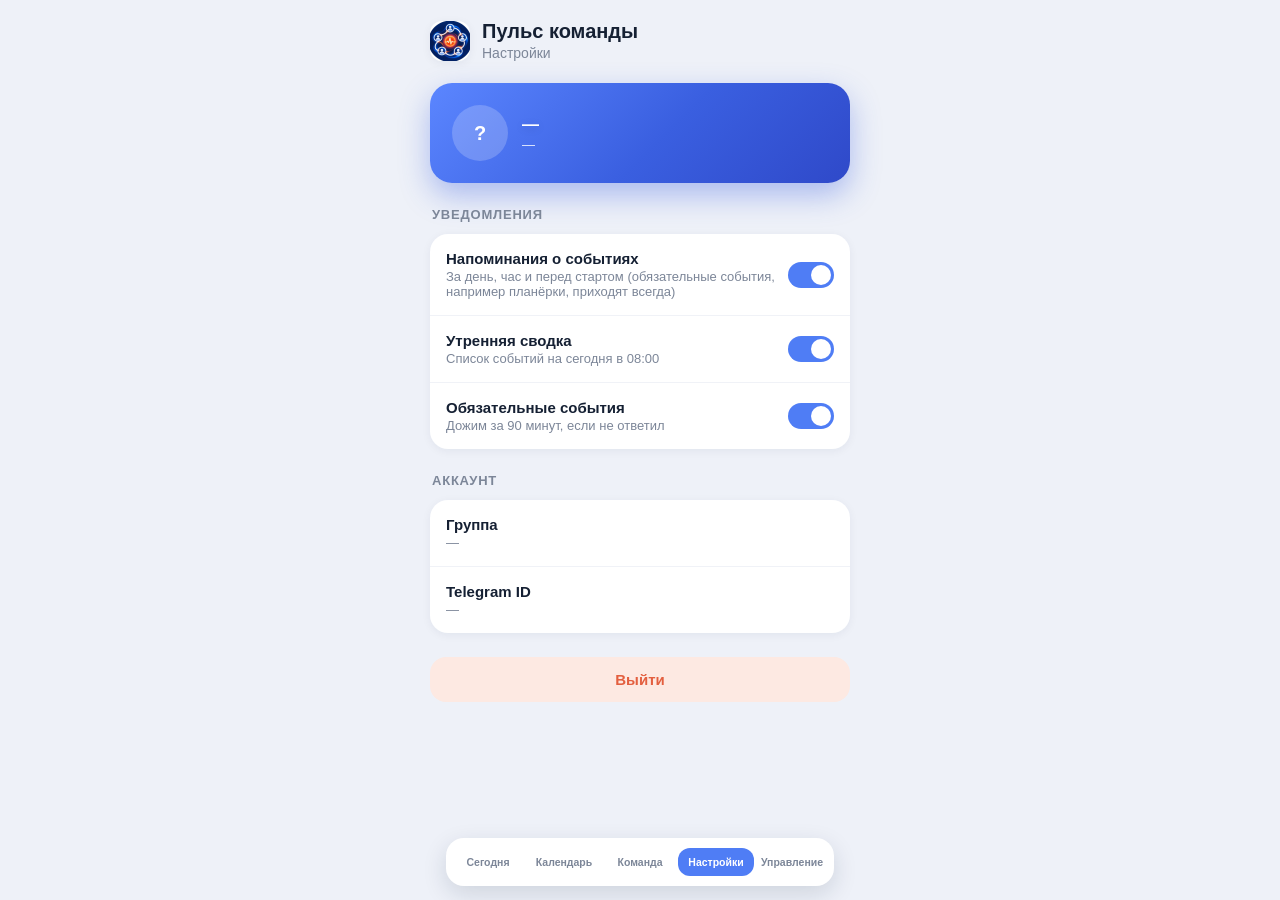
<file: v2/settings.html>
<!doctype html>
<html lang="ru">
<head>
<meta charset="utf-8"/>
<meta name="viewport" content="width=device-width, initial-scale=1"/>
<title>Пульс команды — Настройки</title>
<style>
  :root{
    --blue:#4f7df5;
    --blue-soft:#eef2ff;
    --background:#eef1f8;
    --card:#ffffff;
    --foreground:#152033;
    --muted-foreground:#7c8698;
    --navy:#10243e;
    --coral:#e35f3f;
    --coral-soft:#fde9e2;
    --shadow: 0 2px 10px rgba(16,36,62,.06);
  }
  *{box-sizing:border-box;}
  body{
    margin:0;
    font-family:-apple-system,BlinkMacSystemFont,"Segoe UI",Roboto,sans-serif;
    background:var(--background);
    color:var(--foreground);
    padding:20px 16px 90px;
    -webkit-font-smoothing:antialiased;
  }
  .wrap{max-width:420px;margin:0 auto;}
  header{display:flex;align-items:center;gap:12px;margin-bottom:22px;}
  .logo{
    width:40px;height:40px;border-radius:12px;overflow:hidden;flex:0 0 auto;
    box-shadow:var(--shadow);
  }
  .logo img{width:100%;height:100%;object-fit:cover;display:block;}
  header h1{font-size:20px;margin:0;font-weight:700;}
  header small{color:var(--muted-foreground);display:block;font-size:14px;margin-top:2px;}

  .profile{
    background:linear-gradient(135deg,#5b86ff 0%,#3a5fe0 55%,#2f49c9 100%);color:#fff;
    border-radius:22px;padding:22px;margin-bottom:24px;
    display:flex;align-items:center;gap:14px;box-shadow:0 12px 30px rgba(58,95,224,.38);
  }
  .profile .avatar{
    width:56px;height:56px;border-radius:50%;background:rgba(255,255,255,.2);
    display:flex;align-items:center;justify-content:center;font-weight:800;font-size:20px;
  }
  .profile .name{font-weight:700;font-size:17px;text-shadow:0 2px 8px rgba(0,0,0,.18);}
  .profile .role{font-size:13px;color:#eaf0ff;margin-top:2px;}

  .section-title{
    font-size:13px;font-weight:700;color:var(--muted-foreground);
    margin:0 2px 12px;text-transform:uppercase;letter-spacing:.06em;
  }

  .list{background:var(--card);border-radius:18px;box-shadow:var(--shadow);margin-bottom:24px;overflow:hidden;}
  .row{
    display:flex;align-items:center;justify-content:space-between;
    padding:16px;border-bottom:1px solid #f0f2f7;
  }
  .row:last-child{border-bottom:none;}
  .row .label{font-size:15px;font-weight:600;}
  .row .desc{font-size:13px;color:var(--muted-foreground);margin-top:2px;}

  .switch{
    position:relative;width:46px;height:26px;flex:0 0 auto;
  }
  .switch input{opacity:0;width:0;height:0;}
  .slider{
    position:absolute;inset:0;background:#dfe3ea;border-radius:20px;cursor:pointer;transition:.2s;
  }
  .slider::before{
    content:'';position:absolute;width:20px;height:20px;left:3px;top:3px;
    background:#fff;border-radius:50%;transition:.2s;
  }
  input:checked + .slider{background:var(--blue);}
  input:checked + .slider::before{transform:translateX(20px);}

  .danger{
    background:var(--coral-soft);color:var(--coral);border:none;width:100%;
    padding:14px;border-radius:16px;font-weight:700;font-size:15px;cursor:pointer;
  }

  nav{
    position:fixed;bottom:14px;left:16px;right:16px;background:#fff;border-radius:18px;
    display:flex;justify-content:space-around;padding:10px 4px;max-width:388px;margin:0 auto;
    box-shadow:0 8px 24px rgba(16,36,62,.14);
  }
  nav a{
    font-size:10.5px;font-weight:600;color:var(--muted-foreground);text-align:center;
    padding:8px 3px;border-radius:12px;flex:1;text-decoration:none;
  }
  nav a.active{color:#fff;background:var(--blue);}
</style>
</head>
<body>
<div class="wrap">
  <header>
    <div class="logo"><img src="logo.jpg" alt="Пульс команды"></div>
    <div>
      <h1>Пульс команды</h1>
      <small>Настройки</small>
    </div>
  </header>

  <div class="profile">
    <div class="avatar" id="p-initial">?</div>
    <img id="p-avatar-img" style="display:none;" onerror="this.remove()">
    <div>
      <div class="name" id="p-name">—</div>
      <div class="role" id="p-role">—</div>
    </div>
  </div>

  <div class="section-title">Уведомления</div>
  <div class="list">
    <div class="row">
      <div>
        <div class="label">Напоминания о событиях</div>
        <div class="desc">За день, час и перед стартом (обязательные события, например планёрки, приходят всегда)</div>
      </div>
      <label class="switch"><input type="checkbox" checked data-field="notify_reminders"><span class="slider"></span></label>
    </div>
    <div class="row">
      <div>
        <div class="label">Утренняя сводка</div>
        <div class="desc">Список событий на сегодня в 08:00</div>
      </div>
      <label class="switch"><input type="checkbox" checked data-field="notify_digest"><span class="slider"></span></label>
    </div>
    <div class="row">
      <div>
        <div class="label">Обязательные события</div>
        <div class="desc">Дожим за 90 минут, если не ответил</div>
      </div>
      <label class="switch"><input type="checkbox" checked data-field="notify_escalation"><span class="slider"></span></label>
    </div>
  </div>

  <div class="section-title">Аккаунт</div>
  <div class="list">
    <div class="row">
      <div>
        <div class="label">Группа</div>
        <div class="desc" id="p-group">—</div>
      </div>
    </div>
    <div class="row">
      <div>
        <div class="label">Telegram ID</div>
        <div class="desc" id="p-id">—</div>
      </div>
    </div>
  </div>

  <button class="danger">Выйти</button>
</div>

<nav>
  <a href="today.html">Сегодня</a>
  <a href="calendar.html">Календарь</a>
  <a href="team.html">Команда</a>
  <a href="settings.html" class="active">Настройки</a>
  <a href="manage.html">Управление</a>
</nav>

<script src="https://telegram.org/js/telegram-web-app.js"></script>
<script>
const tg = window.Telegram && window.Telegram.WebApp;
if(tg) tg.ready();
const initData = (tg && tg.initData) || localStorage.getItem('tg_init_data') || '';
const myId = tg && tg.initDataUnsafe && tg.initDataUnsafe.user ? tg.initDataUnsafe.user.id : null;

const API = 'https://pulskomandy.duckdns.org';

if(initData){
  fetch(`${API}/api/team?initData=` + encodeURIComponent(initData), {cache:'no-store'})
    .then(r => r.ok ? r.json() : [])
    .then(members => {
      const me = members.find(m => m.telegram_id === myId) || members[0];
      if(!me) return;
      document.getElementById('p-initial').textContent = (me.name||'?').slice(0,1).toUpperCase();
      const avatarImg = document.getElementById('p-avatar-img');
      avatarImg.onload = () => {
        document.getElementById('p-initial').style.backgroundImage = `url('${avatarImg.src}')`;
        document.getElementById('p-initial').style.backgroundSize = 'cover';
        document.getElementById('p-initial').style.backgroundPosition = 'center';
        document.getElementById('p-initial').textContent = '';
      };
      avatarImg.src = `${API}/api/avatar/${me.telegram_id}`;
      document.getElementById('p-name').textContent = me.name || 'Без имени';
      const roleLabel = {owner:'Владелец', admin:'Админ', coordinator:'Координатор', participant:'Участник'};
      document.getElementById('p-role').textContent = roleLabel[me.role] || me.role;
      document.getElementById('p-group').textContent = me.group_name || '—';
      document.getElementById('p-id').textContent = me.telegram_id;
    });

  fetch(`${API}/api/settings?initData=` + encodeURIComponent(initData), {cache:'no-store'})
    .then(r => r.ok ? r.json() : null)
    .then(settings => {
      if(!settings) return;
      document.querySelectorAll('.switch input[data-field]').forEach(input => {
        input.checked = !!settings[input.dataset.field];
      });
    });

  document.querySelectorAll('.switch input[data-field]').forEach(input => {
    input.addEventListener('change', () => {
      fetch(`${API}/api/settings`, {
        method: 'POST', headers: {'Content-Type': 'application/json'},
        body: JSON.stringify({initData, field: input.dataset.field, value: input.checked})
      }).catch(() => {});
    });
  });
} else {
  document.querySelectorAll('.switch input[data-field]').forEach(input => { input.disabled = true; });
}
</script>
</body>
</html>
</file>
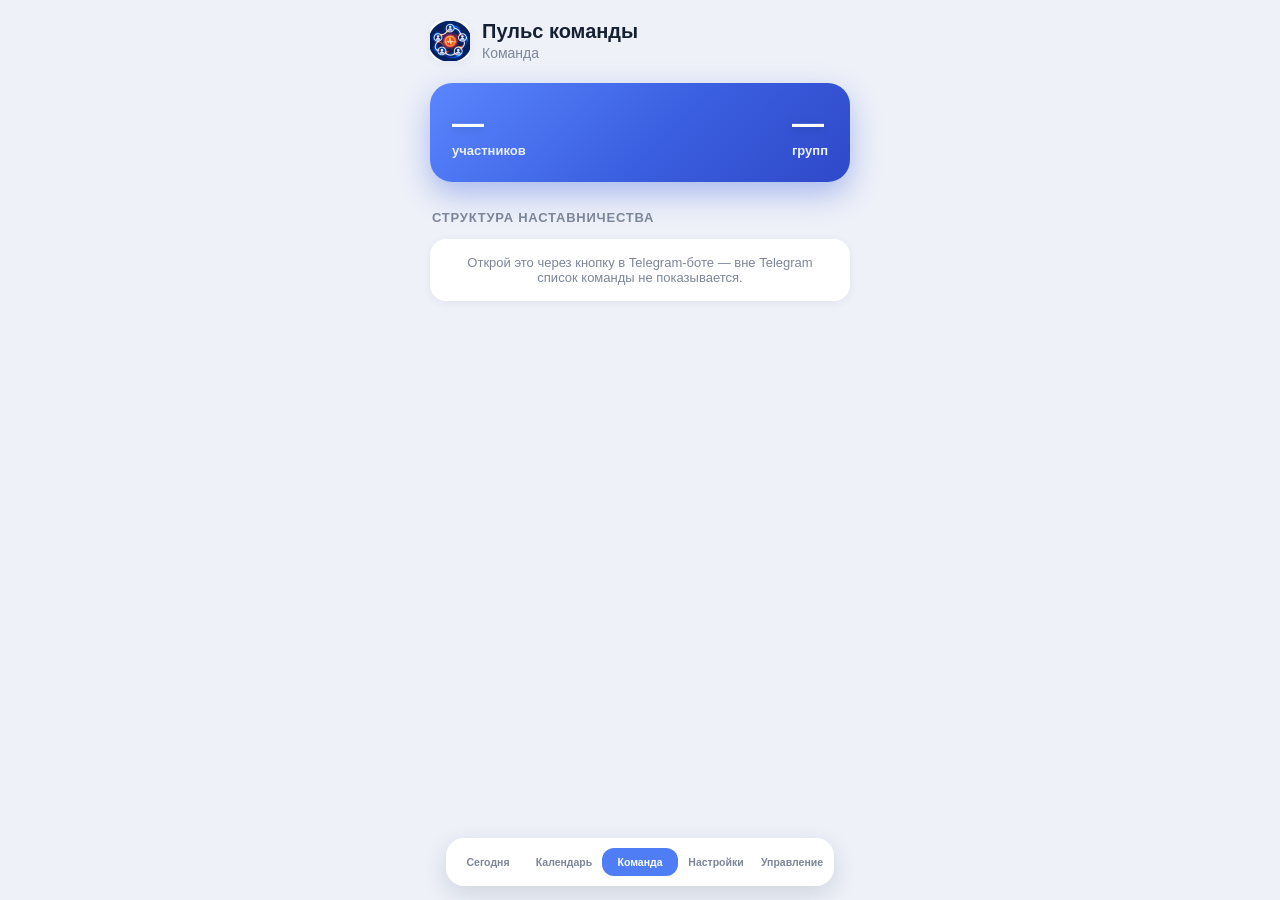
<file: v2/team.html>
<!doctype html>
<html lang="ru">
<head>
<meta charset="utf-8"/>
<meta name="viewport" content="width=device-width, initial-scale=1"/>
<title>Пульс команды — Команда</title>
<script src="https://telegram.org/js/telegram-web-app.js"></script>
<style>
  :root{
    --blue:#4f7df5;
    --blue-soft:#eef2ff;
    --background:#eef1f8;
    --card:#ffffff;
    --foreground:#152033;
    --muted-foreground:#7c8698;
    --navy:#10243e;
    --mint:#3f9d81;
    --mint-soft:#e6f6f0;
    --coral:#e35f3f;
    --coral-soft:#fde9e2;
    --violet:#7c5fc4;
    --violet-soft:#efe9fb;
    --shadow: 0 2px 10px rgba(16,36,62,.06);
  }
  *{box-sizing:border-box;}
  body{
    margin:0;
    font-family:-apple-system,BlinkMacSystemFont,"Segoe UI",Roboto,sans-serif;
    background:var(--background);
    color:var(--foreground);
    padding:20px 16px 90px;
    -webkit-font-smoothing:antialiased;
  }
  .wrap{max-width:420px;margin:0 auto;}
  header{display:flex;align-items:center;gap:12px;margin-bottom:22px;}
  .logo{
    width:40px;height:40px;border-radius:12px;overflow:hidden;flex:0 0 auto;
    box-shadow:var(--shadow);
  }
  .logo img{width:100%;height:100%;object-fit:cover;display:block;}
  header h1{font-size:20px;margin:0;font-weight:700;}
  header small{color:var(--muted-foreground);display:block;font-size:14px;margin-top:2px;}

  .hero{
    background:linear-gradient(135deg,#5b86ff 0%,#3a5fe0 55%,#2f49c9 100%);color:#fff;
    border-radius:22px;padding:24px 22px;margin-bottom:28px;
    box-shadow:0 12px 30px rgba(58,95,224,.38);
    display:flex;justify-content:space-between;align-items:center;
  }
  .hero .stat .value{font-size:32px;font-weight:800;line-height:1;text-shadow:0 2px 8px rgba(0,0,0,.18);}
  .hero .stat .label{font-size:13px;color:#eaf0ff;font-weight:600;margin-top:4px;}

  .section-title{
    font-size:13px;font-weight:700;color:var(--muted-foreground);
    margin:0 2px 14px;text-transform:uppercase;letter-spacing:.06em;
  }

  .branch{margin-bottom:14px;}
  .member{
    background:var(--card);border-radius:16px;padding:14px;margin-bottom:8px;
    display:flex;align-items:center;gap:12px;box-shadow:var(--shadow);
  }
  .children{margin-left:26px;padding-left:14px;border-left:2px dashed #d7ddec;margin-top:8px;}
  .avatar{
    width:44px;height:44px;border-radius:50%;flex:0 0 auto;
    display:flex;align-items:center;justify-content:center;font-weight:700;font-size:16px;color:#fff;
  }
  .member .info{flex:1;min-width:0;}
  .member .name{font-weight:700;font-size:15px;}
  .role-pill{
    display:inline-block;font-size:12px;font-weight:700;padding:3px 10px;border-radius:20px;margin-top:4px;
  }
  .role-owner{background:var(--coral-soft);color:var(--coral);}
  .role-admin{background:var(--violet-soft);color:var(--violet);}
  .role-coordinator{background:var(--mint-soft);color:var(--mint);}
  .role-participant{background:var(--blue-soft);color:var(--blue);}
  .group-tag{color:var(--muted-foreground);font-size:12px;margin-left:6px;}

  .empty{
    background:var(--card);border-radius:16px;padding:16px;text-align:center;
    color:var(--muted-foreground);font-size:13px;box-shadow:var(--shadow);
  }

  nav{
    position:fixed;bottom:14px;left:16px;right:16px;background:#fff;border-radius:18px;
    display:flex;justify-content:space-around;padding:10px 4px;max-width:388px;margin:0 auto;
    box-shadow:0 8px 24px rgba(16,36,62,.14);
  }
  nav a{
    font-size:10.5px;font-weight:600;color:var(--muted-foreground);text-align:center;
    padding:8px 3px;border-radius:12px;flex:1;text-decoration:none;
  }
  nav a.active{color:#fff;background:var(--blue);}
</style>
</head>
<body>
<div class="wrap">
  <header>
    <div class="logo"><img src="logo.jpg" alt="Пульс команды"></div>
    <div>
      <h1>Пульс команды</h1>
      <small>Команда</small>
    </div>
  </header>

  <div class="hero">
    <div class="stat">
      <div class="value" id="total-count">—</div>
      <div class="label">участников</div>
    </div>
    <div class="stat">
      <div class="value" id="group-count">—</div>
      <div class="label">групп</div>
    </div>
  </div>

  <div class="section-title">Структура наставничества</div>
  <div id="tree"></div>
</div>

<nav>
  <a href="today.html">Сегодня</a>
  <a href="calendar.html">Календарь</a>
  <a href="team.html" class="active">Команда</a>
  <a href="settings.html">Настройки</a>
  <a href="manage.html">Управление</a>
</nav>

<script>
const GROUPS = ['Новички', 'Партнёры', 'Мастера', 'Ключевые'];
const ROLE_LABEL = {
  owner: 'Владелец',
  admin: 'Админ',
  coordinator: 'Координатор',
  participant: 'Участник',
};
const ROLE_CLASS = {
  owner: 'role-owner',
  admin: 'role-admin',
  coordinator: 'role-coordinator',
  participant: 'role-participant',
};
const AVATAR_COLORS = ['#4f7df5','#3f9d81','#e35f3f','#7c5fc4','#c9962e'];

function initials(name){
  return (name || '?').trim().slice(0,1).toUpperCase();
}
function colorFor(name){
  let h = 0;
  for(const ch of (name||'')) h += ch.charCodeAt(0);
  return AVATAR_COLORS[h % AVATAR_COLORS.length];
}

function memberHtml(m){
  const avatarUrl = `https://pulskomandy.duckdns.org/api/avatar/${m.telegram_id}`;
  return `
    <div class="member">
      <div class="avatar" style="background:${colorFor(m.name)};">${initials(m.name)}</div>
      <img src="${avatarUrl}" style="display:none;" onload="this.previousElementSibling.style.backgroundImage='url('+this.src+')';this.previousElementSibling.style.backgroundSize='cover';this.previousElementSibling.style.backgroundPosition='center';this.previousElementSibling.textContent='';" onerror="this.remove()">
      <div class="info">
        <div class="name">${m.name || 'Без имени'}</div>
        <span class="role-pill ${ROLE_CLASS[m.role] || 'role-participant'}">${ROLE_LABEL[m.role] || m.role}</span>
        <span class="group-tag">${m.group_name || 'без группы'}</span>
      </div>
    </div>
  `;
}

function renderBranch(member, byMentor){
  const kids = byMentor[member.telegram_id] || [];
  let html = `<div class="branch">${memberHtml(member)}`;
  if(kids.length){
    html += `<div class="children">${kids.map(k => renderBranch(k, byMentor)).join('')}</div>`;
  }
  html += `</div>`;
  return html;
}

const tg = window.Telegram && window.Telegram.WebApp;
if(tg) tg.ready();
const initData = (tg && tg.initData) || localStorage.getItem('tg_init_data') || '';

if(!initData){
  document.getElementById('tree').innerHTML =
    '<div class="empty">Открой это через кнопку в Telegram-боте — вне Telegram список команды не показывается.</div>';
} else {
  fetch('https://pulskomandy.duckdns.org/api/team?initData=' + encodeURIComponent(initData), {cache:'no-store'})
    .then(r => {
      if(!r.ok) throw new Error('unauthorized');
      return r.json();
    })
    .then(members => {
      document.getElementById('total-count').textContent = members.length;
      document.getElementById('group-count').textContent = GROUPS.length;

      const ids = new Set(members.map(m => m.telegram_id));
      const byMentor = {};
      members.forEach(m => {
        const key = ids.has(m.mentor_id) ? m.mentor_id : 'root';
        (byMentor[key] = byMentor[key] || []).push(m);
      });
      const roots = byMentor['root'] || [];

      const tree = document.getElementById('tree');
      tree.innerHTML = roots.length
        ? roots.map(m => renderBranch(m, byMentor)).join('')
        : '<div class="empty">Пока никого нет</div>';
    })
    .catch(() => {
      document.getElementById('tree').innerHTML = '<div class="empty">Не удалось загрузить команду</div>';
    });
}
</script>
</body>
</html>
</file>
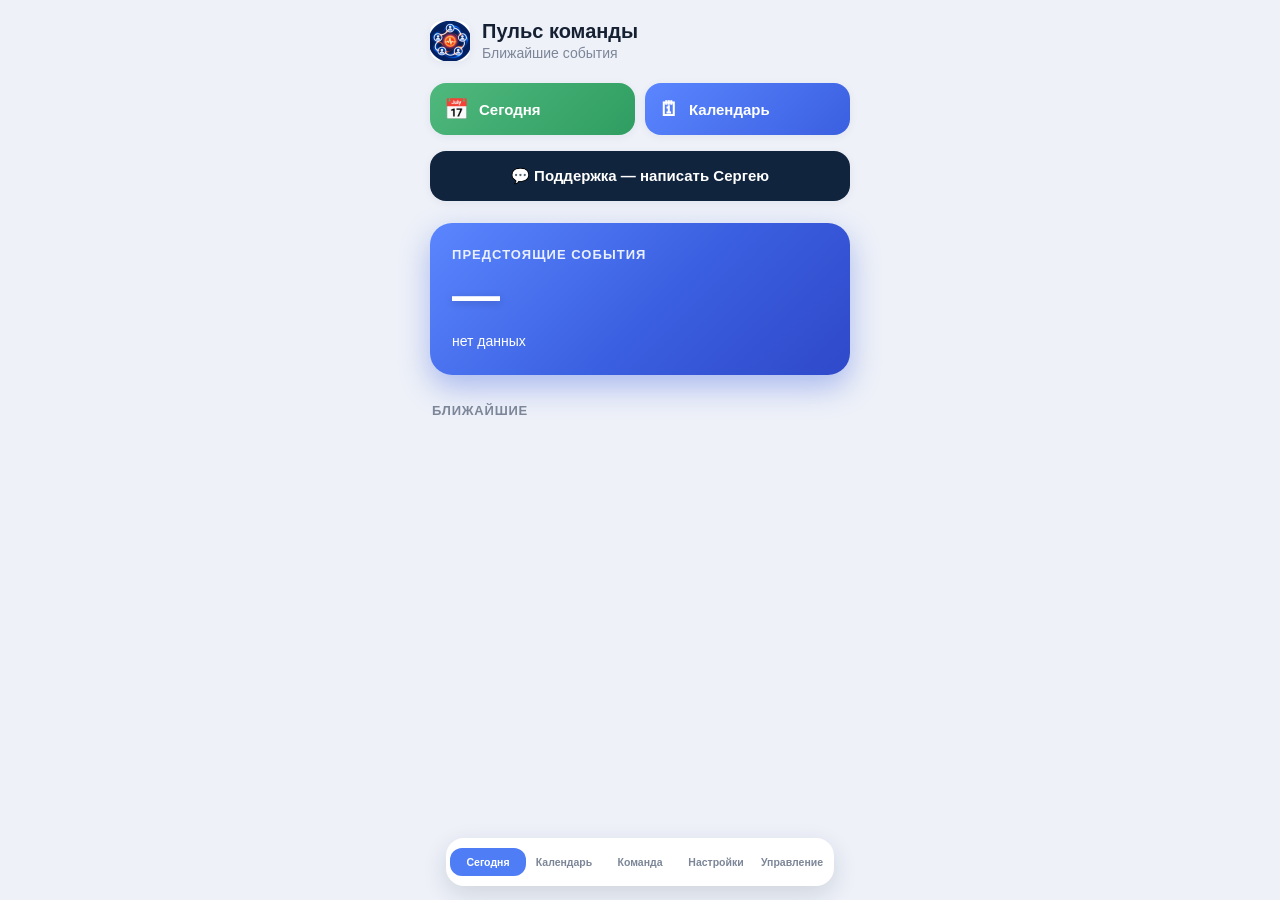
<file: v2/today.html>
<!doctype html>
<html lang="ru">
<head>
<meta charset="utf-8"/>
<meta name="viewport" content="width=device-width, initial-scale=1"/>
<title>Пульс команды — Сегодня</title>
<script src="https://telegram.org/js/telegram-web-app.js"></script>
<style>
  :root{
    --blue:#4f7df5;
    --blue-soft:#eef2ff;
    --background:#eef1f8;
    --card:#ffffff;
    --border:#e4e8ed;
    --foreground:#152033;
    --muted-foreground:#7c8698;
    --navy:#10243e;
    --mint:#3f9d81;
    --mint-soft:#e6f6f0;
    --coral:#e35f3f;
    --coral-soft:#fde9e2;
    --violet:#7c5fc4;
    --violet-soft:#efe9fb;
    --amber:#b9791b;
    --amber-soft:#fcefd7;
    --shadow: 0 2px 10px rgba(16,36,62,.06);
  }
  *{box-sizing:border-box;}
  body{
    margin:0;
    font-family:-apple-system,BlinkMacSystemFont,"Segoe UI",Roboto,sans-serif;
    background:var(--background);
    color:var(--foreground);
    padding:20px 16px 90px;
    -webkit-font-smoothing:antialiased;
  }
  .wrap{max-width:420px;margin:0 auto;}
  header{display:flex;align-items:center;gap:12px;margin-bottom:22px;}
  .logo{
    width:40px;height:40px;border-radius:12px;overflow:hidden;flex:0 0 auto;
    box-shadow:var(--shadow);
  }
  .logo img{width:100%;height:100%;object-fit:cover;display:block;}
  header h1{font-size:20px;margin:0;font-weight:700;}
  header small{color:var(--muted-foreground);display:block;font-size:14px;margin-top:2px;}

  .hero{
    background:linear-gradient(135deg,#5b86ff 0%,#3a5fe0 55%,#2f49c9 100%);
    color:#fff;
    border-radius:22px;
    padding:24px 22px;
    margin-bottom:28px;
    box-shadow:0 12px 30px rgba(58,95,224,.38);
  }
  .hero .label{
    font-size:13px;font-weight:700;margin-bottom:10px;
    text-transform:uppercase;letter-spacing:.08em;color:#eaf0ff;
  }
  .hero .value{font-size:48px;font-weight:800;line-height:1;text-shadow:0 2px 8px rgba(0,0,0,.18);}
  .hero .sub{font-size:14px;color:#fff;margin-top:12px;line-height:1.35;}
  .hero .sub .hero-day{font-weight:700;margin-bottom:10px;color:#eaf0ff;}
  .hero .sub .hero-item{
    display:flex;gap:10px;align-items:center;
    font-size:14.5px;font-weight:600;
    margin-bottom:8px;
  }
  .hero .sub .hero-item:last-child{margin-bottom:0;}
  .hero .sub .hero-time{
    flex:0 0 56px;
    font-weight:800;font-size:12.5px;
    background:rgba(255,255,255,.18);border-radius:7px;
    padding:3px 0;text-align:center;
    font-variant-numeric:tabular-nums;
  }
  .hero .sub .hero-title{min-width:0;overflow-wrap:anywhere;font-weight:800;text-transform:uppercase;letter-spacing:.02em;}

  .section-title{
    font-size:13px;font-weight:700;color:var(--muted-foreground);
    margin:0 2px 14px;text-transform:uppercase;letter-spacing:.06em;
  }

  .card-wrap{
    background:var(--card);
    border-radius:18px;
    margin-bottom:14px;
    box-shadow:var(--shadow);
    overflow:hidden;
  }
  .card{
    padding:16px;
    display:flex;
    gap:14px;
    align-items:center;
    cursor:pointer;
  }
  .details{
    display:none;
    padding:0 16px 16px;
    border-top:1px solid #f0f2f7;
  }
  .details.open{display:block;padding-top:14px;}
  .details img{width:100%;border-radius:12px;margin-bottom:12px;}
  .details .row{font-size:14px;margin-bottom:8px;color:var(--foreground);white-space:pre-line;line-height:1.5;}
  .details .row.desc{font-size:16px;line-height:1.6;margin-bottom:12px;}
  .details .row b{color:var(--muted-foreground);font-weight:600;}
  .details a{color:var(--blue);word-break:break-all;}
  .badge{
    width:50px;height:50px;border-radius:14px;flex:0 0 auto;
    display:flex;align-items:center;justify-content:center;font-size:22px;
  }
  .b-club{background:var(--blue-soft);color:var(--blue);}
  .b-study{background:var(--mint-soft);color:var(--mint);}
  .b-live{background:var(--coral-soft);color:var(--coral);}
  .b-default{background:var(--violet-soft);color:var(--violet);}
  .b-event{background:var(--amber-soft);color:var(--amber);}

  .card .info{flex:1;min-width:0;}
  .card .title{
    font-weight:800;font-size:15px;line-height:1.3;
    text-transform:uppercase;letter-spacing:.02em;
    overflow-wrap:anywhere;
  }
  .card .meta{
    font-size:13px;color:var(--muted-foreground);margin-top:4px;
  }
  .card .cat-pill{
    display:inline-block;font-size:12px;font-weight:700;padding:3px 10px;
    border-radius:20px;margin-top:7px;
  }
  .cat-club{background:var(--blue-soft);color:var(--blue);}
  .cat-study{background:var(--mint-soft);color:var(--mint);}
  .cat-live{background:var(--coral-soft);color:var(--coral);}
  .cat-default{background:var(--violet-soft);color:var(--violet);}
  .cat-event{background:var(--amber-soft);color:var(--amber);}

  .rsvp{flex:0 0 auto;}
  .rsvp button{
    border:none;border-radius:12px;padding:10px 16px;font-size:14px;font-weight:700;cursor:pointer;
    background:var(--blue-soft);color:var(--blue);transition:background .15s,color .15s;
  }
  .rsvp button.going{background:var(--blue);color:#fff;}

  nav{
    position:fixed;bottom:14px;left:16px;right:16px;
    background:#fff;border-radius:18px;
    display:flex;justify-content:space-around;padding:10px 4px;
    max-width:388px;margin:0 auto;
    box-shadow:0 8px 24px rgba(16,36,62,.14);
  }
  nav a{
    font-size:10.5px;font-weight:600;color:var(--muted-foreground);text-align:center;
    padding:8px 3px;border-radius:12px;flex:1;text-decoration:none;
  }
  nav a.active{color:#fff;background:var(--blue);}

  .quick-grid{display:flex;gap:10px;margin-bottom:16px;}
  .quick-btn{
    flex:1;display:flex;align-items:center;gap:10px;
    padding:16px 14px;border-radius:16px;
    color:#fff;font-weight:700;font-size:15px;text-decoration:none;
    box-shadow:var(--shadow);
  }
  .quick-btn .qicon{font-size:20px;line-height:1;}
  .quick-btn.q-today{background:linear-gradient(135deg,#4fb87d 0%,#2f9d61 100%);}
  .quick-btn.q-calendar{background:linear-gradient(135deg,#5b86ff 0%,#3a5fe0 100%);}
  .quick-support{
    display:flex;align-items:center;justify-content:center;gap:10px;
    width:100%;padding:16px;border-radius:16px;margin-bottom:22px;
    background:var(--navy);color:#fff;font-weight:700;font-size:15px;
    text-decoration:none;box-shadow:var(--shadow);
  }
</style>
</head>
<body>
<div class="wrap">
  <header>
    <div class="logo"><img src="logo.jpg" alt="Пульс команды"></div>
    <div>
      <h1>Пульс команды</h1>
      <small>Ближайшие события</small>
    </div>
  </header>

  <div class="quick-grid">
    <a href="today.html" class="quick-btn q-today"><span class="qicon">📅</span>Сегодня</a>
    <a href="calendar.html" class="quick-btn q-calendar"><span class="qicon">🗓</span>Календарь</a>
  </div>
  <a href="https://t.me/doronin_sergei" target="_blank" class="quick-support">💬 Поддержка — написать Сергею</a>

  <div class="hero">
    <div class="label">Предстоящие события</div>
    <div class="value" id="hero-count">—</div>
    <div class="sub" id="hero-sub">загрузка…</div>
  </div>

  <div class="section-title">Ближайшие</div>
  <div id="list"></div>
</div>

<nav>
  <a href="today.html" class="active">Сегодня</a>
  <a href="calendar.html">Календарь</a>
  <a href="team.html">Команда</a>
  <a href="settings.html">Настройки</a>
  <a href="manage.html">Управление</a>
</nav>

<script>
const CATEGORY_ICON = {
  'клуб 100': {cls:'b-club', cat:'cat-club', icon:'💯'},
  'обучение': {cls:'b-study', cat:'cat-study', icon:'🎓'},
  'эфир/марафон': {cls:'b-live', cat:'cat-live', icon:'🔴'},
  'планёрка': {cls:'b-default', cat:'cat-default', icon:'🗓'},
  'акция': {cls:'b-default', cat:'cat-default', icon:'🎉'},
  'дедлайн': {cls:'b-default', cat:'cat-default', icon:'⏰'},
  'мероприятие': {cls:'b-event', cat:'cat-event', icon:'🌍'},
  'клиентское мероприятие': {cls:'b-event', cat:'cat-event', icon:'🤝'},
};

function metaLine(ev){
  const startDate = ev.event_dt.split(' ')[0];
  const [, sm, sd] = startDate.split('-');
  const end = ev.event_end ? ev.event_end.slice(0,10) : '';
  if(end && end !== startDate){
    const [, em, ed] = end.split('-');
    const tail = ev.category === 'мероприятие' ? ' · весь день' : '';
    return `${sd}.${sm} – ${ed}.${em}${tail}`;
  }
  if(ev.category === 'мероприятие'){
    return `${sd}.${sm} · весь день`;
  }
  return fmtDate(ev.event_dt);
}

function escapeHtml(s){
  return s.replace(/&/g,'&amp;').replace(/</g,'&lt;').replace(/>/g,'&gt;');
}
function formatText(s){
  return escapeHtml(s).replace(/\*\*(.+?)\*\*/g, '<b>$1</b>');
}

function fmtDate(dtStr){
  const [datePart, timePart] = dtStr.split(' ');
  const [y,m,d] = datePart.split('-');
  return `${d}.${m} · ${timePart}`;
}

const tg = window.Telegram && window.Telegram.WebApp;
if(tg){
  tg.ready();
  if(tg.initData) localStorage.setItem('tg_init_data', tg.initData);
}
const initData = (tg && tg.initData) || localStorage.getItem('tg_init_data') || '';

async function load(){
  let events = [];
  try{
    const url = 'https://pulskomandy.duckdns.org/api/events' + (initData ? '?initData=' + encodeURIComponent(initData) : '');
    const res = await fetch(url, {cache:'no-store'});
    events = await res.json();
  }catch(e){
    document.getElementById('hero-sub').textContent = 'нет данных';
    return;
  }
  document.getElementById('hero-count').textContent = events.length;
  const subEl = document.getElementById('hero-sub');
  if(!events.length){
    subEl.textContent = 'Событий не найдено';
  } else {
    const firstDate = events[0].event_dt.split(' ')[0];
    const sameDay = events.filter(e => e.event_dt.split(' ')[0] === firstDate);
    const [yy,mm,dd] = firstDate.split('-');
    if(sameDay.length === 1){
      subEl.innerHTML = `Ближайшее — ${escapeHtml(sameDay[0].title)}, ${fmtDate(sameDay[0].event_dt)}`;
    } else {
      const items = sameDay.map(e =>
        `<div class="hero-item"><span class="hero-time">${e.event_dt.split(' ')[1].slice(0,5)}</span><span class="hero-title">${escapeHtml((e.title || '').trim())}</span></div>`
      ).join('');
      subEl.innerHTML = `<div class="hero-day">Ближайшее — ${dd}.${mm}</div>${items}`;
    }
  }

  function renderCard(ev){
    const meta = CATEGORY_ICON[ev.category] || CATEGORY_ICON['планёрка'];
    const wrap = document.createElement('div');
    wrap.className = 'card-wrap';
    const badgeHtml = ev.image_url
      ? `<div class="badge ${meta.cls}" style="position:relative;overflow:hidden;padding:0;">
           <span>${meta.icon}</span>
           <img src="${ev.image_url}" style="position:absolute;inset:0;width:100%;height:100%;object-fit:cover;" onerror="this.remove()">
         </div>`
      : `<div class="badge ${meta.cls}">${meta.icon}</div>`;
    const detailRows = [];
    if(ev.description) detailRows.push(`<div class="row desc"><b>Описание:</b><br>${formatText(ev.description)}</div>`);
    if(ev.link) detailRows.push(`<div class="row"><b>Ссылка:</b> <a href="${ev.link}" target="_blank">${ev.link}</a></div>`);
    if(ev.responsible) detailRows.push(`<div class="row"><b>Ответственный:</b> ${ev.responsible}</div>`);
    detailRows.push(`<div class="row"><b>Группа:</b> ${ev.group_name === 'all' ? 'все' : ev.group_name}</div>`);
    wrap.innerHTML = `
      <div class="card">
        ${badgeHtml}
        <div class="info">
          <div class="title">${ev.title}</div>
          <div class="meta">${metaLine(ev)}</div>
          <span class="cat-pill ${meta.cat}">${ev.category || ''}</span>
        </div>
        <div class="rsvp">
          <button data-id="${ev.id}" data-status="${ev.my_status || ''}">Буду</button>
        </div>
      </div>
      <div class="details">
        ${ev.image_url ? `<img src="${ev.image_url}" onerror="this.remove()">` : ''}
        ${detailRows.join('')}
      </div>
    `;
    wrap.querySelector('.card').addEventListener('click', (e) => {
      if(e.target.closest('.rsvp')) return;
      wrap.querySelector('.details').classList.toggle('open');
    });
    return wrap;
  }

  const ordered = [...events].sort((a, b) =>
    a.event_dt < b.event_dt ? -1 : a.event_dt > b.event_dt ? 1 : 0
  );

  const list = document.getElementById('list');
  list.innerHTML = '';
  ordered.forEach(ev => list.appendChild(renderCard(ev)));

  document.querySelectorAll('.rsvp button').forEach(btn => {
    if(btn.dataset.status === 'yes'){
      btn.classList.add('going');
      btn.textContent = 'Иду ✓';
    }
    btn.addEventListener('click', async () => {
      if(!initData){
        alert('Открой это через кнопку в Telegram-боте, чтобы отметить участие.');
        return;
      }
      const going = !btn.classList.contains('going');
      btn.disabled = true;
      try{
        const res = await fetch('https://pulskomandy.duckdns.org/api/rsvp', {
          method: 'POST', headers: {'Content-Type': 'application/json'},
          body: JSON.stringify({initData, event_id: Number(btn.dataset.id), status: going ? 'yes' : 'no'})
        });
        if(res.ok){
          btn.classList.toggle('going', going);
          btn.textContent = going ? 'Иду ✓' : 'Буду';
        } else {
          alert('Не получилось отправить, попробуй ещё раз');
        }
      } finally {
        btn.disabled = false;
      }
    });
  });
}
load();
</script>
</body>
</html>
</file>
